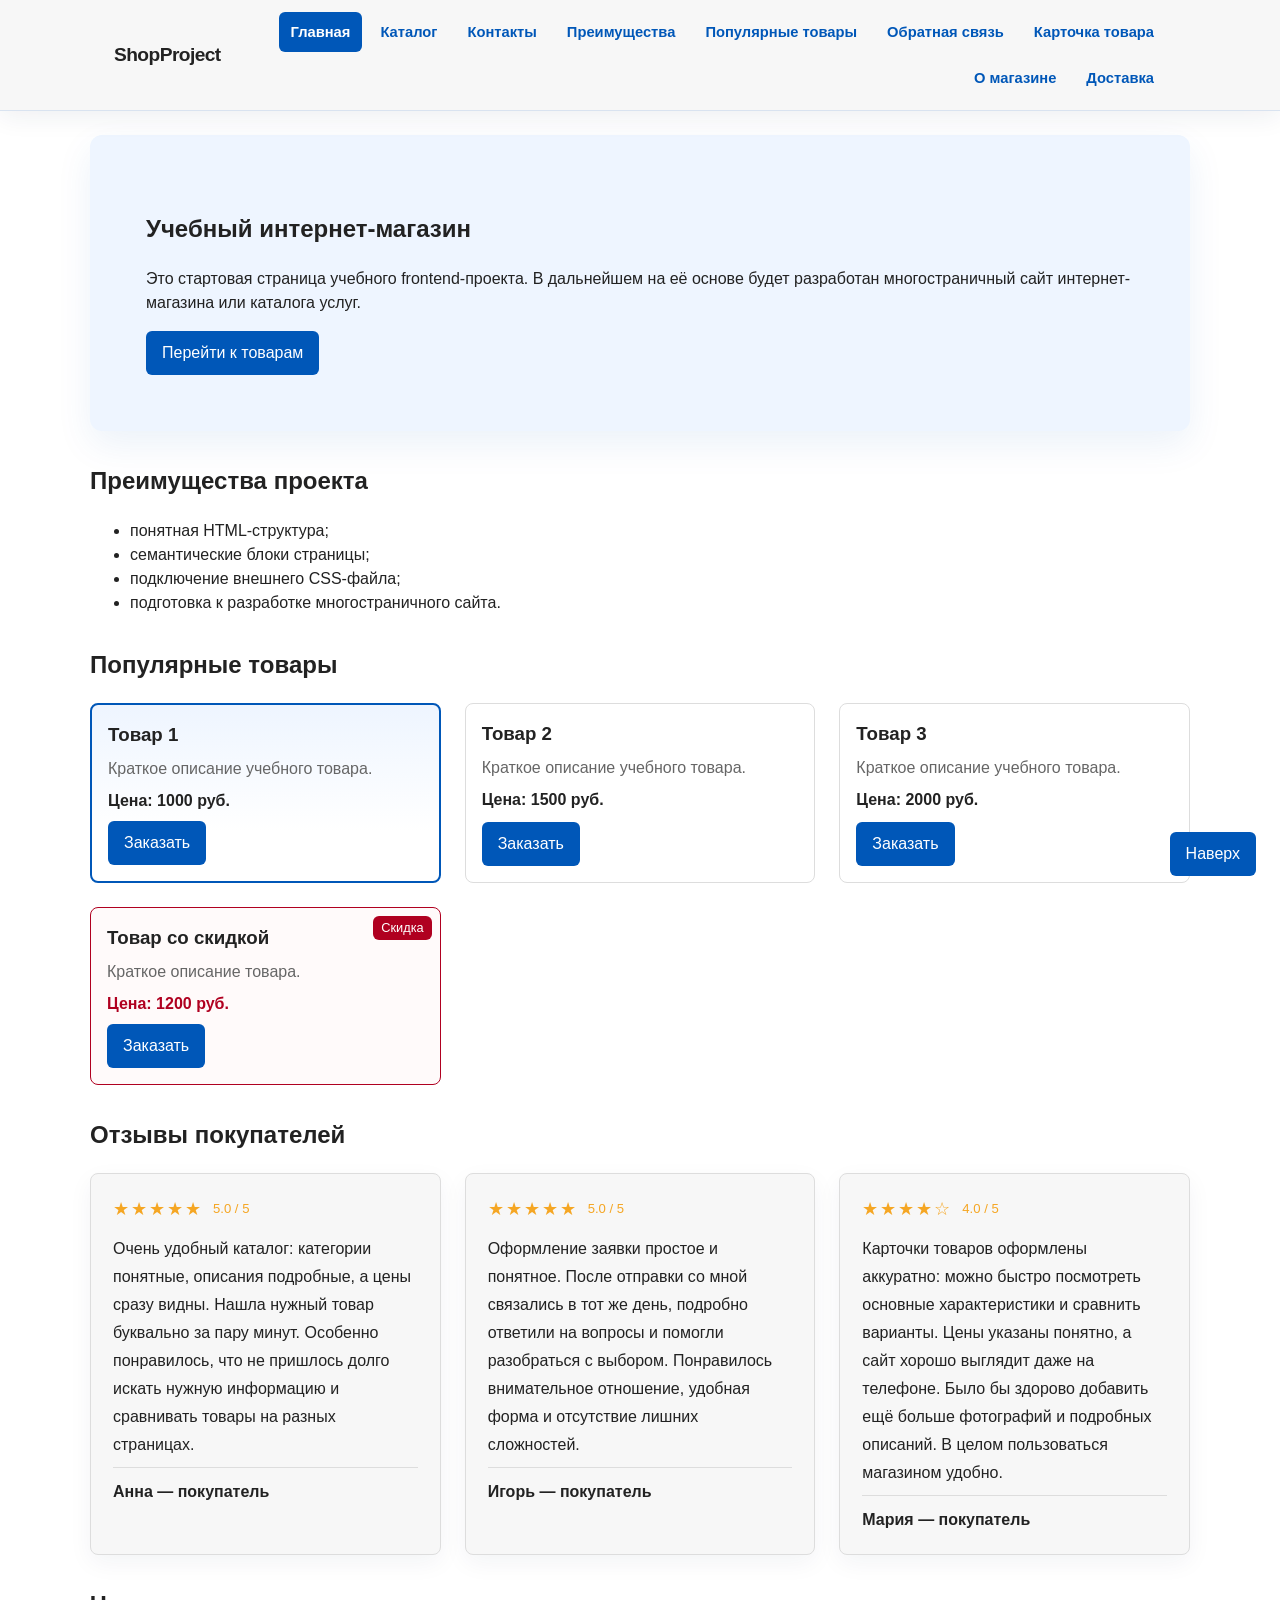
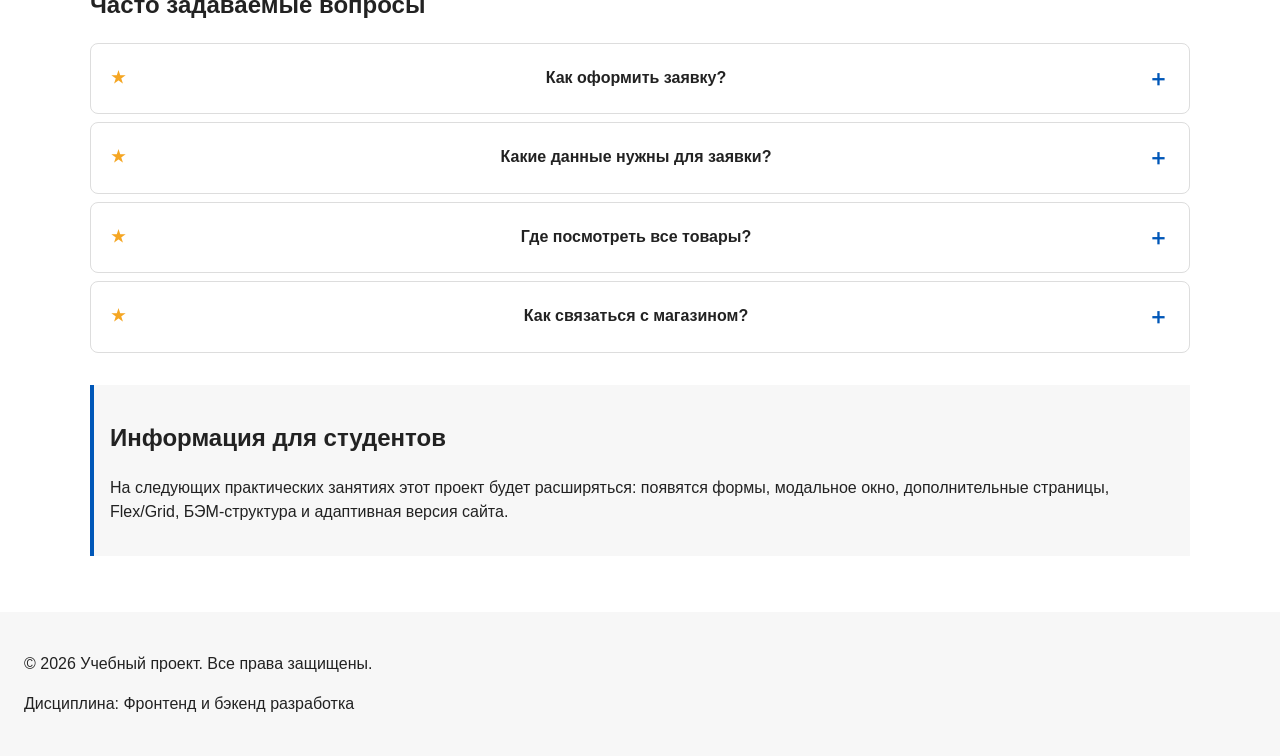
<file: index.html>
<!DOCTYPE html>
<html lang="ru">
<head>
  <meta charset="UTF-8">
  <meta name="viewport" content="width=device-width, initial-scale=1.0">
  <meta name="description" content="Учебный frontend-проект интернет-магазина.">
  <title>Учебный интернет-магазин</title>
  <meta property="og:type" content="website">
  <meta property="og:title" content="Учебный интернет-магазин">
  <meta property="og:description" content="Учебный frontend-проект интернет-магазина.">
  <meta property="og:image" content="https://username.github.io/kr1-html-css-shop/images/preview.jpg">
  <link rel="stylesheet" href="css/style.css">
  <script src="js/main.js" defer></script>
</head>
<body id="top">
  <header class="site-header">
    <div class="site-header__inner">
      <a class="site-header__logo" href="index.html">ShopProject</a>
      <nav class="site-nav" aria-label="Основная навигация">
        <ul class="site-nav__list">
        <li class="site-nav__item">
          <a class="site-nav__link site-nav__link--active" href="index.html">Главная</a>
        </li>
        <li class="site-nav__item">
          <a class="site-nav__link" href="catalog.html">Каталог</a>
        </li>
        <li class="site-nav__item">
          <a class="site-nav__link" href="contacts.html">Контакты</a>
        </li>
        <li class="site-nav__item">
          <a class="site-nav__link" href="index.html#advantages">Преимущества</a>
        </li>
        <li class="site-nav__item">
          <a class="site-nav__link" href="index.html#popular">Популярные товары</a>
        </li>
        <li class="site-nav__item">
          <a class="site-nav__link" href="index.html#contacts">Обратная связь</a>
        </li>
        <li class="site-nav__item">
          <a class="site-nav__link" href="product.html">Карточка товара</a>
        </li>
        <li class="site-nav__item">
          <a class="site-nav__link" href="about.html">О магазине</a>
        </li>
        <li class="site-nav__item">
          <a class="site-nav__link" href="delivery.html">Доставка</a>
        </li>
        </ul>
      </nav>
    </div>
  </header>

  <main>
    <section class="hero">
      <h1>Учебный интернет-магазин</h1>
      <p>
        Это стартовая страница учебного frontend-проекта.
        В дальнейшем на её основе будет разработан многостраничный сайт
        интернет-магазина или каталога услуг.
      </p>
      <a class="button button--primary" href="#popular">Перейти к товарам</a>
    </section>

    <section class="section" id="advantages">
      <h2>Преимущества проекта</h2>
      <ul class="advantages-list">
        <li>понятная HTML-структура;</li>
        <li>семантические блоки страницы;</li>
        <li>подключение внешнего CSS-файла;</li>
        <li>подготовка к разработке многостраничного сайта.</li>
      </ul>
    </section>

    <section class="section" id="popular">
      <h2>Популярные товары</h2>
      <div class="products-grid">
        <article class="product-card product-card--featured">
          <h3 class="product-card__title">Товар 1</h3>
          <p class="product-card__description">Краткое описание учебного товара.</p>
          <p class="product-card__price">Цена: 1000 руб.</p>
          <button class="button button--primary product-card__button" type="button" data-product="Товар 1">
            Заказать
          </button>
        </article>

        <article class="product-card">
          <h3 class="product-card__title">Товар 2</h3>
          <p class="product-card__description">Краткое описание учебного товара.</p>
          <p class="product-card__price">Цена: 1500 руб.</p>
          <button class="button button--primary product-card__button" type="button" data-product="Товар 2">
            Заказать
          </button>
        </article>

        <article class="product-card">
          <h3 class="product-card__title">Товар 3</h3>
          <p class="product-card__description">Краткое описание учебного товара.</p>
          <p class="product-card__price">Цена: 2000 руб.</p>
          <button class="button button--primary product-card__button" type="button" data-product="Товар 3">
            Заказать
          </button>
        </article>

        <article class="product-card product-card--discount">
          <span class="product-card__badge">Скидка</span>
          <h3 class="product-card__title">Товар со скидкой</h3>
          <p class="product-card__description">Краткое описание товара.</p>
          <p class="product-card__price">Цена: 1200 руб.</p>
          <button class="button button--primary product-card__button" type="button" data-product="Товар со скидкой">
            Заказать
          </button>
        </article>
      </div>
    </section>

    <section class="section" id="reviews">
      
<section class="section" id="reviews">
  <h2>Отзывы покупателей</h2>

  <div class="reviews">
    <article class="review-card">
      <p class="review-card__rating" aria-label="Оценка 5 из 5">
        <span aria-hidden="true">★★★★★</span>
        <span class="review-card__rating-label">5.0 / 5</span>
      </p>

      <blockquote class="review-card__text">
        Очень удобный каталог: категории понятные, описания подробные,
        а цены сразу видны. Нашла нужный товар буквально за пару минут.
        Особенно понравилось, что не пришлось долго искать нужную
        информацию и сравнивать товары на разных страницах.
      </blockquote>

      <p class="review-card__author">
        Анна <span>— покупатель</span>
      </p>
    </article>

    <article class="review-card">
      <p class="review-card__rating" aria-label="Оценка 5 из 5">
        <span aria-hidden="true">★★★★★</span>
        <span class="review-card__rating-label">5.0 / 5</span>
      </p>

      <blockquote class="review-card__text">
        Оформление заявки простое и понятное. После отправки со мной
        связались в тот же день, подробно ответили на вопросы и помогли
        разобраться с выбором. Понравилось внимательное отношение,
        удобная форма и отсутствие лишних сложностей.
      </blockquote>

      <p class="review-card__author">
        Игорь <span>— покупатель</span>
      </p>
    </article>

    <article class="review-card">
      <p class="review-card__rating" aria-label="Оценка 4 из 5">
        <span aria-hidden="true">★★★★☆</span>
        <span class="review-card__rating-label">4.0 / 5</span>
      </p>

      <blockquote class="review-card__text">
        Карточки товаров оформлены аккуратно: можно быстро посмотреть
        основные характеристики и сравнить варианты. Цены указаны
        понятно, а сайт хорошо выглядит даже на телефоне. Было бы
        здорово добавить ещё больше фотографий и подробных описаний.
        В целом пользоваться магазином удобно.
      </blockquote>

      <p class="review-card__author">
        Мария <span>— покупатель</span>
      </p>
    </article>
  </div>
</section>

    </section>

    <section class="section" id="faq">
      
<section class="section" id="faq">
  <h2>Часто задаваемые вопросы</h2>

  <details class="faq__item">
    <summary class="faq__question">
      Как оформить заявку?
    </summary>

    <p class="faq__answer">
      Выберите понравившийся товар и нажмите кнопку «Заказать»
      в его карточке. Откроется форма, в которой необходимо указать
      имя, электронную почту, телефон и тему обращения. При желании
      добавьте комментарий с удобным временем для звонка или
      дополнительными пожеланиями. Перед отправкой проверьте
      заполненные данные и подтвердите согласие на обработку данных.
    </p>

    <p class="faq__rating" aria-label="Оценка ответа: 5 из 5">
      <span aria-hidden="true">★★★★★</span>
    </p>
  </details>

  <details class="faq__item">
    <summary class="faq__question">
      Какие данные нужны для заявки?
    </summary>

    <p class="faq__answer">
      Для обратной связи понадобятся имя, действующий адрес электронной
      почты и номер телефона. Также нужно выбрать тему обращения:
      заказ товара, консультация или вопрос о доставке. Поле
      комментария необязательно, но в нём можно указать желаемые
      характеристики товара, уточнения по заказу и другие пожелания.
      Чем подробнее описан вопрос, тем проще подготовить ответ.
    </p>

    <p class="faq__rating" aria-label="Оценка ответа: 5 из 5">
      <span aria-hidden="true">★★★★★</span>
    </p>
  </details>

  <details class="faq__item">
    <summary class="faq__question">
      Где посмотреть все товары?
    </summary>

    <p class="faq__answer">
      Откройте раздел «Каталог» в верхнем меню сайта. Там размещены
      карточки товаров с описаниями и ценами. Выберите интересующий
      товар, чтобы ознакомиться с дополнительной информацией.
      На компьютере товары отображаются в несколько колонок,
      а на телефоне автоматически располагаются один под другим.
      Если возникнут вопросы, воспользуйтесь формой обратной связи.
    </p>

    <p class="faq__rating" aria-label="Оценка ответа: 5 из 5">
      <span aria-hidden="true">★★★★★</span>
    </p>
  </details>

  <details class="faq__item">
    <summary class="faq__question">
      Как связаться с магазином?
    </summary>

    <p class="faq__answer">
      Перейдите в раздел «Контакты» через верхнее меню. На странице
      указаны доступные контактные данные. Также можно воспользоваться
      формой заявки и подробно описать свой вопрос в поле
      «Комментарий». Укажите, какая информация вам нужна, какой товар
      вас интересует и как с вами удобнее связаться. Это поможет
      быстрее разобраться в обращении. Контакты в данном проекте
      являются демонстрационными.
    </p>

    <p class="faq__rating" aria-label="Оценка ответа: 5 из 5">
      <span aria-hidden="true">★★★★★</span>
    </p>
  </details>
</section>

    </section>

    <aside class="aside-info">
      <h2>Информация для студентов</h2>
      <p>
        На следующих практических занятиях этот проект будет расширяться:
        появятся формы, модальное окно, дополнительные страницы, Flex/Grid,
        БЭМ-структура и адаптивная версия сайта.
      </p>
    </aside>
  </main>

  <footer class="site-footer" id="contacts">
    <p>&copy; 2026 Учебный проект. Все права защищены.</p>
    <p>Дисциплина: Фронтенд и бэкенд разработка</p>
  </footer>

  <dialog class="order-dialog" id="order-dialog" aria-labelledby="order-dialog-title">
    <h2 class="order-dialog__title" id="order-dialog-title">Оформление заявки</h2>

    <form class="order-form" id="order-form" action="#" method="post" novalidate>
      <input id="selected-product" name="selected-product" type="hidden">

      <div class="order-form__field">
        <label class="order-form__label" for="order-name">Имя</label>
        <input
          class="order-form__input"
          id="order-name"
          name="name"
          type="text"
          placeholder="Введите ваше имя"
          minlength="2"
          autocomplete="given-name"
          required
        >
      </div>

      <div class="order-form__field">
        <label class="order-form__label" for="order-email">E-mail</label>
        <input
          class="order-form__input"
          id="order-email"
          name="email"
          type="email"
          placeholder="example@mail.ru"
          autocomplete="email"
          required
        >
      </div>

      <div class="order-form__field">
        <label class="order-form__label" for="order-phone">Телефон</label>
        <input
          class="order-form__input"
          id="order-phone"
          name="phone"
          type="tel"
          inputmode="tel"
          placeholder="+7 (900) 000-00-00"
          pattern="^\+7 \(\d{3}\) \d{3}-\d{2}-\d{2}$"
          required
        >
        <small class="order-form__hint">Формат: +7 (900) 000-00-00</small>
      </div>

      <div class="order-form__field">
        <label class="order-form__label" for="order-date">Дата связи</label>
        <input
          class="order-form__input"
          id="order-date"
          name="date"
          type="date"
        >
      </div>

      <div class="order-form__field">
        <label class="order-form__label" for="order-topic">Тема заявки</label>
        <select class="order-form__select" id="order-topic" name="topic" required>
          <option value="">Выберите тему</option>
          <option value="product">Заказ товара</option>
          <option value="consultation">Консультация</option>
          <option value="delivery">Доставка</option>
        </select>
      </div>

      <div class="order-form__field">
        <label class="order-form__label" for="order-comment">Комментарий</label>
        <textarea
          class="order-form__textarea"
          id="order-comment"
          name="comment"
          rows="4"
          placeholder="Укажите дополнительную информацию"
        ></textarea>
      </div>

      <div class="order-form__field order-form__field--checkbox">
        <label class="order-form__label">
          <input
            class="order-form__input"
            id="order-agreement"
            name="agreement"
            type="checkbox"
            required
          >
          Я согласен на обработку данных
        </label>
      </div>

      <div class="order-form__actions">
        <button class="button button--secondary" type="button" id="close-order-dialog">
          Закрыть
        </button>
        <button class="button button--primary" type="submit">
          Отправить заявку
        </button>
      </div>
    </form>
  </dialog>

  <p class="success-message" id="success-message" hidden>
    Форма успешно отправлена!
  </p>
  <a class="button button--primary to-top" href="#top">Наверх</a>
</body>
</html>
</file>
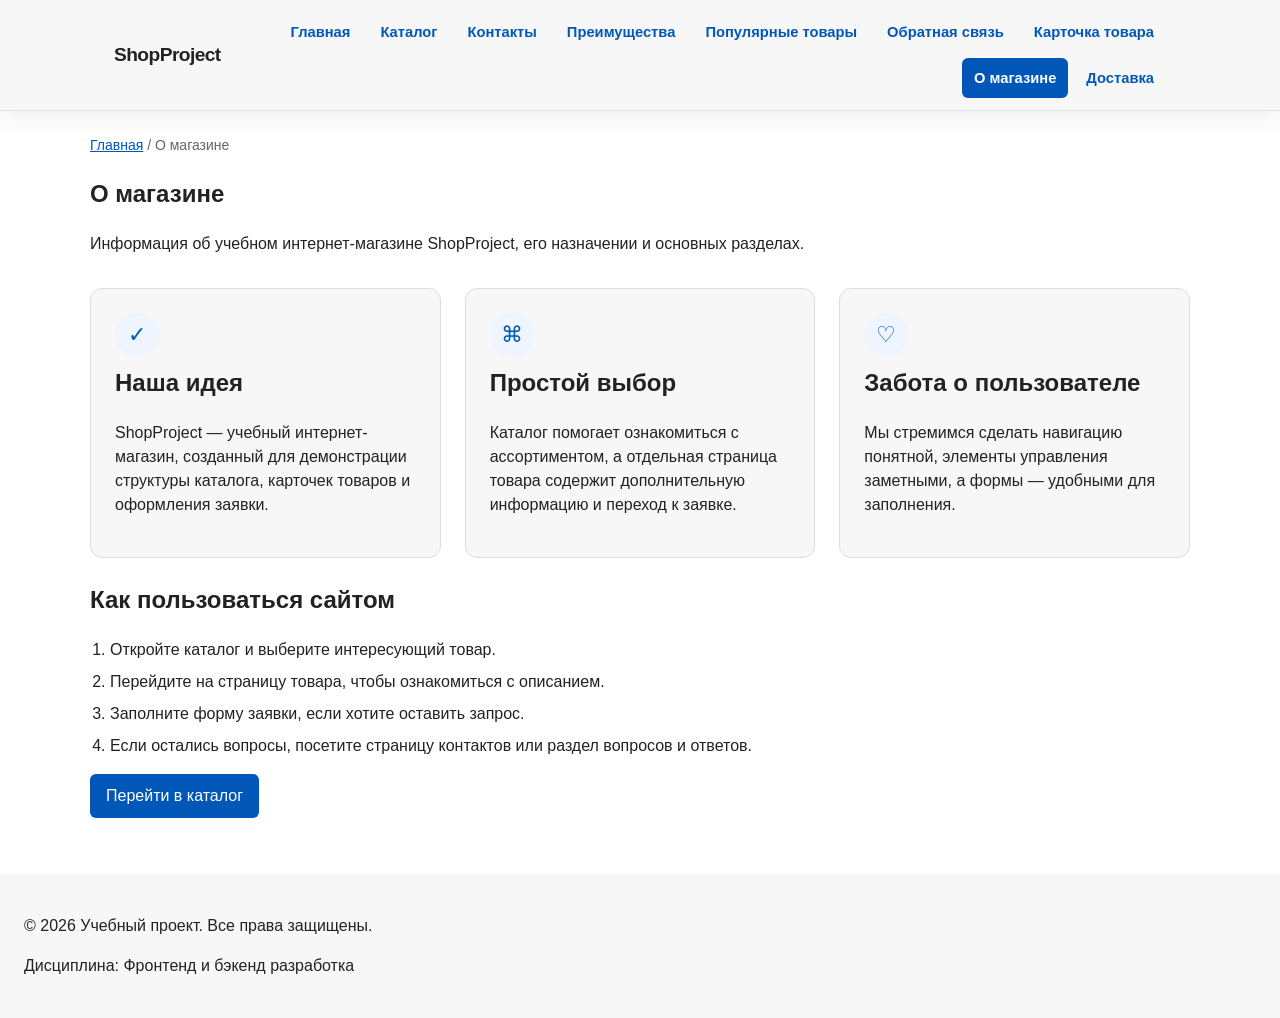
<file: about.html>
<!DOCTYPE html>
<html lang="ru">
<head>
  <meta charset="UTF-8">
  <meta name="viewport" content="width=device-width, initial-scale=1.0">
  <meta name="description" content="Информация об учебном интернет-магазине ShopProject, его назначении и основных разделах.">
  <title>О магазине — Учебный интернет-магазин</title>
  <link rel="stylesheet" href="css/style.css">
</head>
<body>
  <header class="site-header">
    <div class="site-header__inner">
      <a class="site-header__logo" href="index.html">ShopProject</a>
      <nav class="site-nav" aria-label="Основная навигация"><ul class="site-nav__list">
          <li class="site-nav__item"><a class="site-nav__link" href="index.html">Главная</a></li>
          <li class="site-nav__item"><a class="site-nav__link" href="catalog.html">Каталог</a></li>
          <li class="site-nav__item"><a class="site-nav__link" href="contacts.html">Контакты</a></li>
          <li class="site-nav__item"><a class="site-nav__link" href="index.html#advantages">Преимущества</a></li>
          <li class="site-nav__item"><a class="site-nav__link" href="index.html#popular">Популярные товары</a></li>
          <li class="site-nav__item"><a class="site-nav__link" href="index.html#contacts">Обратная связь</a></li>
          <li class="site-nav__item"><a class="site-nav__link" href="product.html">Карточка товара</a></li>
          <li class="site-nav__item"><a class="site-nav__link site-nav__link--active" href="about.html">О магазине</a></li>
          <li class="site-nav__item"><a class="site-nav__link" href="delivery.html">Доставка</a></li>
      </ul></nav>
    </div>
  </header>
  <main>
    <nav class="breadcrumbs" aria-label="Хлебные крошки"><a class="breadcrumbs__link" href="index.html">Главная</a><span class="breadcrumbs__current">О магазине</span></nav>
    <section class="section">
      <h1>О магазине</h1>
      <div class="page-intro"><p>Информация об учебном интернет-магазине ShopProject, его назначении и основных разделах.</p></div>
      <div class="info-grid">
  <article class="info-card"><span class="info-card__icon" aria-hidden="true">✓</span><h2>Наша идея</h2><p>ShopProject — учебный интернет-магазин, созданный для демонстрации структуры каталога, карточек товаров и оформления заявки.</p></article>
  <article class="info-card"><span class="info-card__icon" aria-hidden="true">⌘</span><h2>Простой выбор</h2><p>Каталог помогает ознакомиться с ассортиментом, а отдельная страница товара содержит дополнительную информацию и переход к заявке.</p></article>
  <article class="info-card"><span class="info-card__icon" aria-hidden="true">♡</span><h2>Забота о пользователе</h2><p>Мы стремимся сделать навигацию понятной, элементы управления заметными, а формы — удобными для заполнения.</p></article>
</div>
<h2>Как пользоваться сайтом</h2><ol class="info-list"><li>Откройте каталог и выберите интересующий товар.</li><li>Перейдите на страницу товара, чтобы ознакомиться с описанием.</li><li>Заполните форму заявки, если хотите оставить запрос.</li><li>Если остались вопросы, посетите страницу контактов или раздел вопросов и ответов.</li></ol>
<p><a class="button button--primary" href="catalog.html">Перейти в каталог</a></p>
    </section>
  </main>
  <footer class="site-footer"><p>&copy; 2026 Учебный проект. Все права защищены.</p><p>Дисциплина: Фронтенд и бэкенд разработка</p></footer>
</body>
</html>
</file>
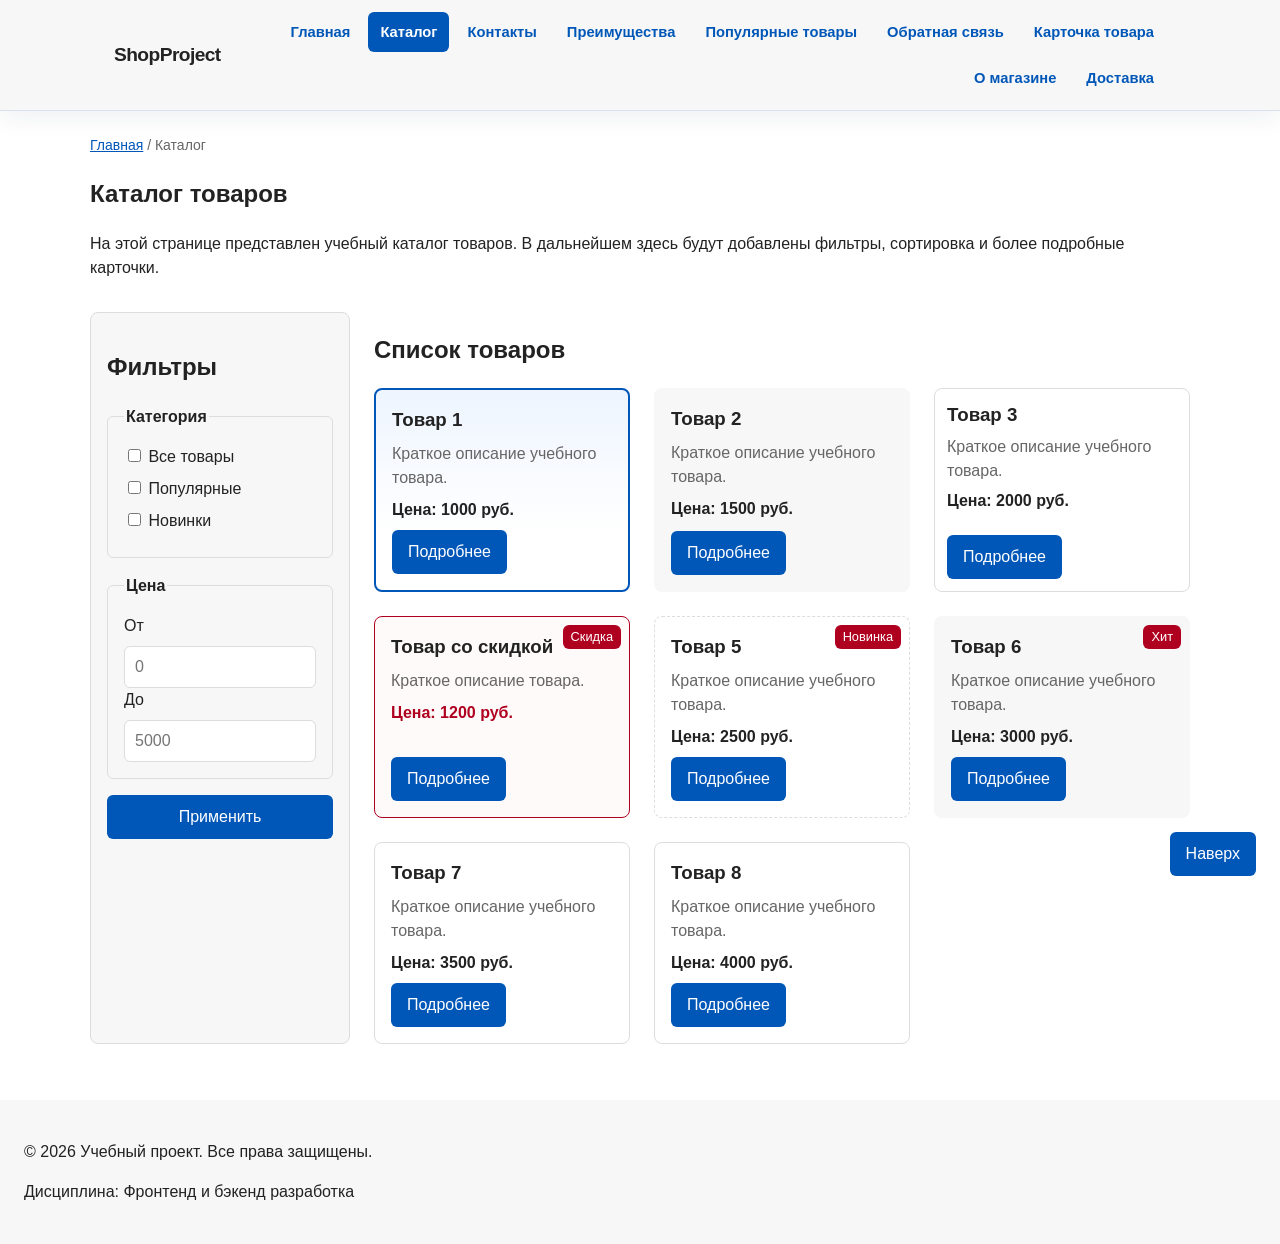
<file: catalog.html>
<!DOCTYPE html>
<html lang="ru">
<head>
  <meta charset="UTF-8">
  <meta name="viewport" content="width=device-width, initial-scale=1.0">
  <meta name="description" content="Каталог товаров учебного интернет-магазина.">
  <title>Каталог товаров — Учебный интернет-магазин</title>
  <meta property="og:type" content="website">
  <meta property="og:title" content="Каталог товаров — Учебный интернет-магазин">
  <meta property="og:description" content="Каталог товаров учебного интернет-магазина.">
  <meta property="og:image" content="https://username.github.io/kr1-html-css-shop/images/preview.jpg">
  <link rel="stylesheet" href="css/style.css">
</head>
<body>
  <header class="site-header">
    <div class="site-header__inner">
      <a class="site-header__logo" href="index.html">ShopProject</a>
      <nav class="site-nav" aria-label="Основная навигация">
        <ul class="site-nav__list">
        <li class="site-nav__item">
          <a class="site-nav__link" href="index.html">Главная</a>
        </li>
        <li class="site-nav__item">
          <a class="site-nav__link site-nav__link--active" href="catalog.html">Каталог</a>
        </li>
        <li class="site-nav__item">
          <a class="site-nav__link" href="contacts.html">Контакты</a>
        </li>
        <li class="site-nav__item">
          <a class="site-nav__link" href="index.html#advantages">Преимущества</a>
        </li>
        <li class="site-nav__item">
          <a class="site-nav__link" href="index.html#popular">Популярные товары</a>
        </li>
        <li class="site-nav__item">
          <a class="site-nav__link" href="index.html#contacts">Обратная связь</a>
        </li>
        <li class="site-nav__item">
          <a class="site-nav__link" href="product.html">Карточка товара</a>
        </li>
        <li class="site-nav__item">
          <a class="site-nav__link" href="about.html">О магазине</a>
        </li>
        <li class="site-nav__item">
          <a class="site-nav__link" href="delivery.html">Доставка</a>
        </li>
        </ul>
      </nav>
    </div>
  </header>

  <main>
    <nav class="breadcrumbs" aria-label="Хлебные крошки">
      <a class="breadcrumbs__link" href="index.html">Главная</a>
      <span class="breadcrumbs__current">Каталог</span>
    </nav>

    <section class="section">
      <h1>Каталог товаров</h1>
      <p>
        На этой странице представлен учебный каталог товаров.
        В дальнейшем здесь будут добавлены фильтры, сортировка и более
        подробные карточки.
      </p>
    </section>

    <section class="catalog-layout">
      <aside class="catalog-filters">
        <h2>Фильтры</h2>

        <form class="filters-form" action="#" method="get">
          <fieldset>
            <legend>Категория</legend>

            <label>
              <input type="checkbox" name="category" value="all">
              Все товары
            </label>

            <label>
              <input type="checkbox" name="category" value="popular">
              Популярные
            </label>

            <label>
              <input type="checkbox" name="category" value="new">
              Новинки
            </label>
          </fieldset>

          <fieldset>
            <legend>Цена</legend>

            <label for="price-from">От</label>
            <input id="price-from" name="price-from" type="number" min="0" placeholder="0">

            <label for="price-to">До</label>
            <input id="price-to" name="price-to" type="number" min="0" placeholder="5000">
          </fieldset>

          <button class="button button--primary" type="submit">Применить</button>
        </form>
      </aside>

      <section class="catalog-products">
        <h2>Список товаров</h2>

        <div class="products-grid">
          <article class="product-card product-card--featured">
            <h3 class="product-card__title">Товар 1</h3>
            <p class="product-card__description">Краткое описание учебного товара.</p>
            <p class="product-card__price">Цена: 1000 руб.</p>
            <a class="button button--primary product-card__button" href="product.html">
              Подробнее
            </a>
          </article>

          <article class="product-card product-card--soft">
            <h3 class="product-card__title">Товар 2</h3>
            <p class="product-card__description">Краткое описание учебного товара.</p>
            <p class="product-card__price">Цена: 1500 руб.</p>
            <a class="button button--primary product-card__button" href="product.html">
              Подробнее
            </a>
          </article>

          <article class="product-card product-card--compact">
            <h3 class="product-card__title">Товар 3</h3>
            <p class="product-card__description">Краткое описание учебного товара.</p>
            <p class="product-card__price">Цена: 2000 руб.</p>
            <a class="button button--primary product-card__button" href="product.html">
              Подробнее
            </a>
          </article>

          <article class="product-card product-card--discount">
            <span class="product-card__badge">Скидка</span>
            <h3 class="product-card__title">Товар со скидкой</h3>
            <p class="product-card__description">Краткое описание товара.</p>
            <p class="product-card__price">Цена: 1200 руб.</p>
            <a class="button button--primary product-card__button" href="product.html">
              Подробнее
            </a>
          </article>

          <article class="product-card product-card--outlined">
            <span class="product-card__badge">Новинка</span>
            <h3 class="product-card__title">Товар 5</h3>
            <p class="product-card__description">Краткое описание учебного товара.</p>
            <p class="product-card__price">Цена: 2500 руб.</p>
            <a class="button button--primary product-card__button" href="product.html">
              Подробнее
            </a>
          </article>

          <article class="product-card product-card--soft">
            <span class="product-card__badge">Хит</span>
            <h3 class="product-card__title">Товар 6</h3>
            <p class="product-card__description">Краткое описание учебного товара.</p>
            <p class="product-card__price">Цена: 3000 руб.</p>
            <a class="button button--primary product-card__button" href="product.html">
              Подробнее
            </a>
          </article>

          <article class="product-card">
            <h3 class="product-card__title">Товар 7</h3>
            <p class="product-card__description">Краткое описание учебного товара.</p>
            <p class="product-card__price">Цена: 3500 руб.</p>
            <a class="button button--primary product-card__button" href="product.html">
              Подробнее
            </a>
          </article>

          <article class="product-card">
            <h3 class="product-card__title">Товар 8</h3>
            <p class="product-card__description">Краткое описание учебного товара.</p>
            <p class="product-card__price">Цена: 4000 руб.</p>
            <a class="button button--primary product-card__button" href="product.html">
              Подробнее
            </a>
          </article>
        </div>
      </section>
    </section>
  </main>

  <footer class="site-footer">
    <p>&copy; 2026 Учебный проект. Все права защищены.</p>
    <p>Дисциплина: Фронтенд и бэкенд разработка</p>
  </footer>
  <a class="button button--primary to-top" href="#top">Наверх</a>
</body>
</html>
</file>
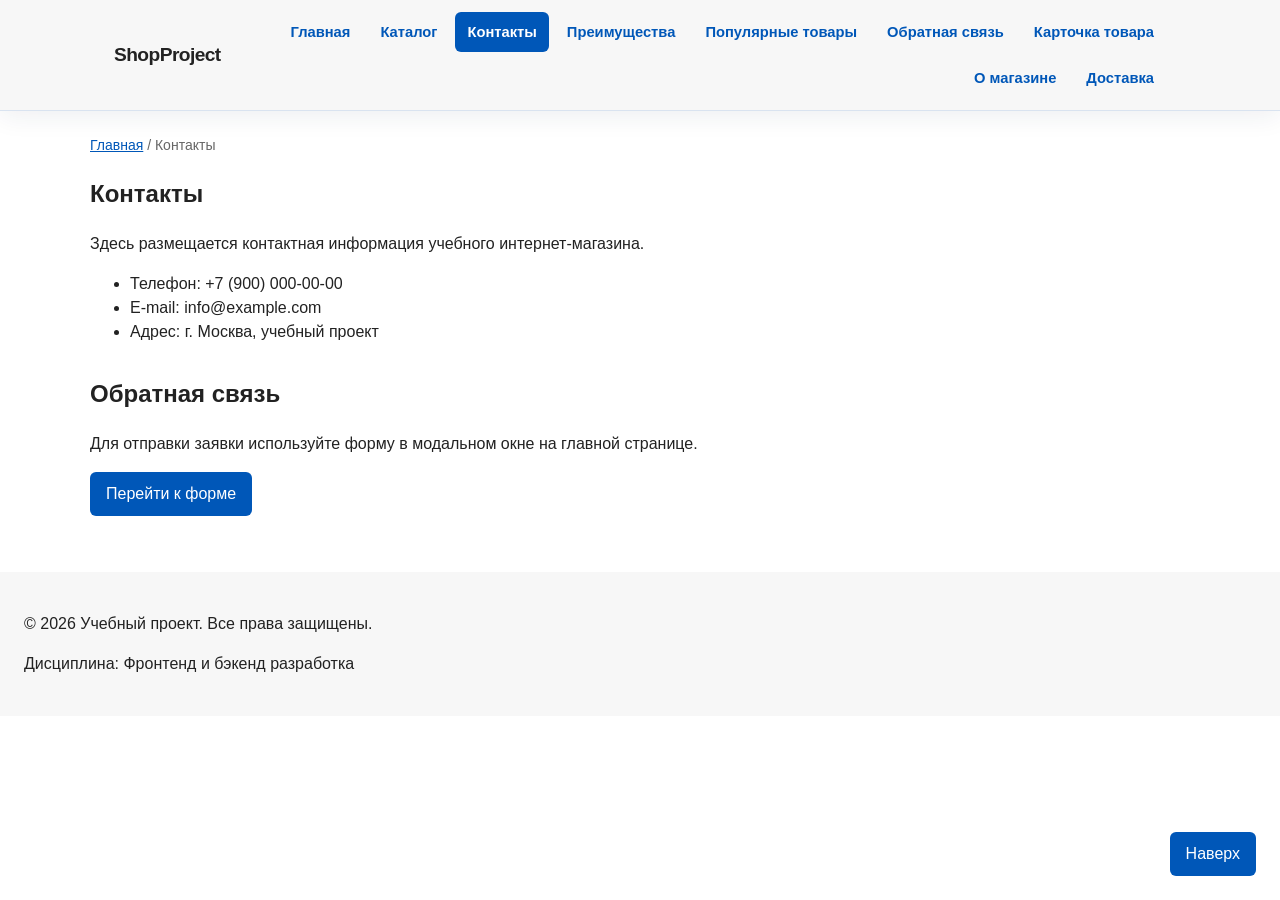
<file: contacts.html>
<!DOCTYPE html>
<html lang="ru">
<head>
  <meta charset="UTF-8">
  <meta name="viewport" content="width=device-width, initial-scale=1.0">
  <meta name="description" content="Контактная информация учебного интернет-магазина.">
  <title>Контакты — Учебный интернет-магазин</title>
  <meta property="og:type" content="website">
  <meta property="og:title" content="Контакты — Учебный интернет-магазин">
  <meta property="og:description" content="Контактная информация учебного интернет-магазина.">
  <meta property="og:image" content="https://username.github.io/kr1-html-css-shop/images/preview.jpg">
  <link rel="stylesheet" href="css/style.css">
</head>
<body>
  <header class="site-header">
    <div class="site-header__inner">
      <a class="site-header__logo" href="index.html">ShopProject</a>
      <nav class="site-nav" aria-label="Основная навигация">
        <ul class="site-nav__list">
        <li class="site-nav__item">
          <a class="site-nav__link" href="index.html">Главная</a>
        </li>
        <li class="site-nav__item">
          <a class="site-nav__link" href="catalog.html">Каталог</a>
        </li>
        <li class="site-nav__item">
          <a class="site-nav__link site-nav__link--active" href="contacts.html">Контакты</a>
        </li>
        <li class="site-nav__item">
          <a class="site-nav__link" href="index.html#advantages">Преимущества</a>
        </li>
        <li class="site-nav__item">
          <a class="site-nav__link" href="index.html#popular">Популярные товары</a>
        </li>
        <li class="site-nav__item">
          <a class="site-nav__link" href="index.html#contacts">Обратная связь</a>
        </li>
        <li class="site-nav__item">
          <a class="site-nav__link" href="product.html">Карточка товара</a>
        </li>
        <li class="site-nav__item">
          <a class="site-nav__link" href="about.html">О магазине</a>
        </li>
        <li class="site-nav__item">
          <a class="site-nav__link" href="delivery.html">Доставка</a>
        </li>
        </ul>
      </nav>
    </div>
  </header>

  <main>
    <nav class="breadcrumbs" aria-label="Хлебные крошки">
      <a class="breadcrumbs__link" href="index.html">Главная</a>
      <span class="breadcrumbs__current">Контакты</span>
    </nav>

    <section class="section">
      <h1>Контакты</h1>
      <p>
        Здесь размещается контактная информация учебного интернет-магазина.
      </p>
      <ul>
        <li>Телефон: +7 (900) 000-00-00</li>
        <li>E-mail: info@example.com</li>
        <li>Адрес: г. Москва, учебный проект</li>
      </ul>
    </section>

    <section class="section" id="feedback">
      <h2>Обратная связь</h2>
      <p>
        Для отправки заявки используйте форму в модальном окне на главной странице.
      </p>
      <a class="button button--primary" href="index.html#contacts">Перейти к форме</a>
    </section>
  </main>

  <footer class="site-footer">
    <p>&copy; 2026 Учебный проект. Все права защищены.</p>
    <p>Дисциплина: Фронтенд и бэкенд разработка</p>
  </footer>
  <a class="button button--primary to-top" href="#top">Наверх</a>
</body>
</html>
</file>
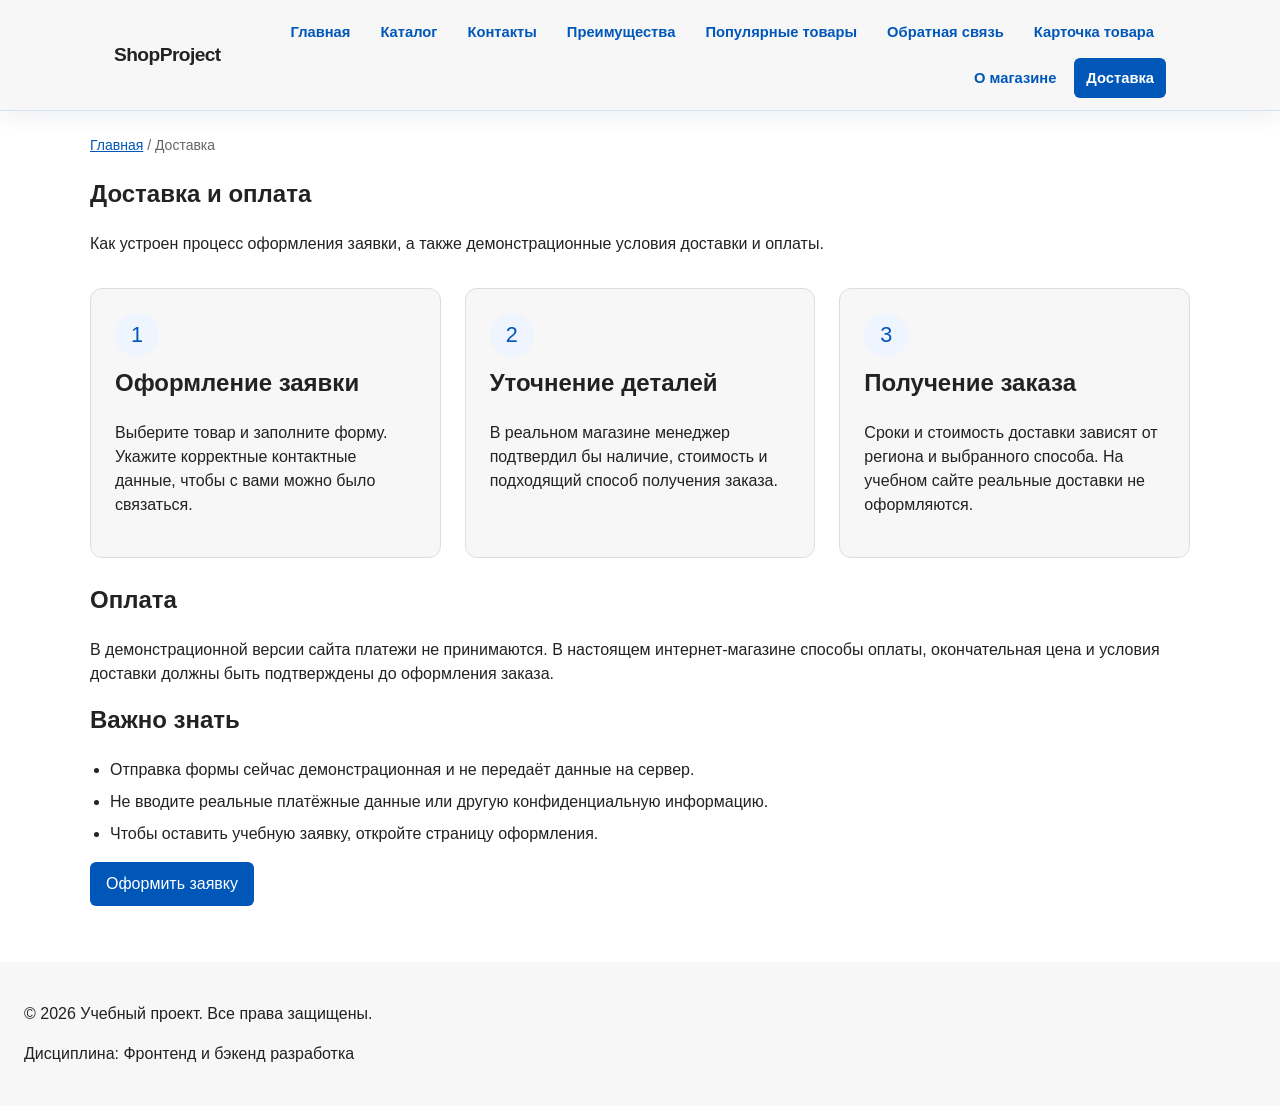
<file: delivery.html>
<!DOCTYPE html>
<html lang="ru">
<head>
  <meta charset="UTF-8">
  <meta name="viewport" content="width=device-width, initial-scale=1.0">
  <meta name="description" content="Как устроен процесс оформления заявки, а также демонстрационные условия доставки и оплаты.">
  <title>Доставка и оплата — Учебный интернет-магазин</title>
  <link rel="stylesheet" href="css/style.css">
</head>
<body>
  <header class="site-header">
    <div class="site-header__inner">
      <a class="site-header__logo" href="index.html">ShopProject</a>
      <nav class="site-nav" aria-label="Основная навигация"><ul class="site-nav__list">
          <li class="site-nav__item"><a class="site-nav__link" href="index.html">Главная</a></li>
          <li class="site-nav__item"><a class="site-nav__link" href="catalog.html">Каталог</a></li>
          <li class="site-nav__item"><a class="site-nav__link" href="contacts.html">Контакты</a></li>
          <li class="site-nav__item"><a class="site-nav__link" href="index.html#advantages">Преимущества</a></li>
          <li class="site-nav__item"><a class="site-nav__link" href="index.html#popular">Популярные товары</a></li>
          <li class="site-nav__item"><a class="site-nav__link" href="index.html#contacts">Обратная связь</a></li>
          <li class="site-nav__item"><a class="site-nav__link" href="product.html">Карточка товара</a></li>
          <li class="site-nav__item"><a class="site-nav__link" href="about.html">О магазине</a></li>
          <li class="site-nav__item"><a class="site-nav__link site-nav__link--active" href="delivery.html">Доставка</a></li>
      </ul></nav>
    </div>
  </header>
  <main>
    <nav class="breadcrumbs" aria-label="Хлебные крошки"><a class="breadcrumbs__link" href="index.html">Главная</a><span class="breadcrumbs__current">Доставка</span></nav>
    <section class="section">
      <h1>Доставка и оплата</h1>
      <div class="page-intro"><p>Как устроен процесс оформления заявки, а также демонстрационные условия доставки и оплаты.</p></div>
      <div class="info-grid">
  <article class="info-card"><span class="info-card__icon" aria-hidden="true">1</span><h2>Оформление заявки</h2><p>Выберите товар и заполните форму. Укажите корректные контактные данные, чтобы с вами можно было связаться.</p></article>
  <article class="info-card"><span class="info-card__icon" aria-hidden="true">2</span><h2>Уточнение деталей</h2><p>В реальном магазине менеджер подтвердил бы наличие, стоимость и подходящий способ получения заказа.</p></article>
  <article class="info-card"><span class="info-card__icon" aria-hidden="true">3</span><h2>Получение заказа</h2><p>Сроки и стоимость доставки зависят от региона и выбранного способа. На учебном сайте реальные доставки не оформляются.</p></article>
</div>
<h2>Оплата</h2><p>В демонстрационной версии сайта платежи не принимаются. В настоящем интернет-магазине способы оплаты, окончательная цена и условия доставки должны быть подтверждены до оформления заказа.</p>
<h2>Важно знать</h2><ul class="info-list"><li>Отправка формы сейчас демонстрационная и не передаёт данные на сервер.</li><li>Не вводите реальные платёжные данные или другую конфиденциальную информацию.</li><li>Чтобы оставить учебную заявку, откройте страницу оформления.</li></ul>
<p><a class="button button--primary" href="order.html">Оформить заявку</a></p>
    </section>
  </main>
  <footer class="site-footer"><p>&copy; 2026 Учебный проект. Все права защищены.</p><p>Дисциплина: Фронтенд и бэкенд разработка</p></footer>
</body>
</html>
</file>
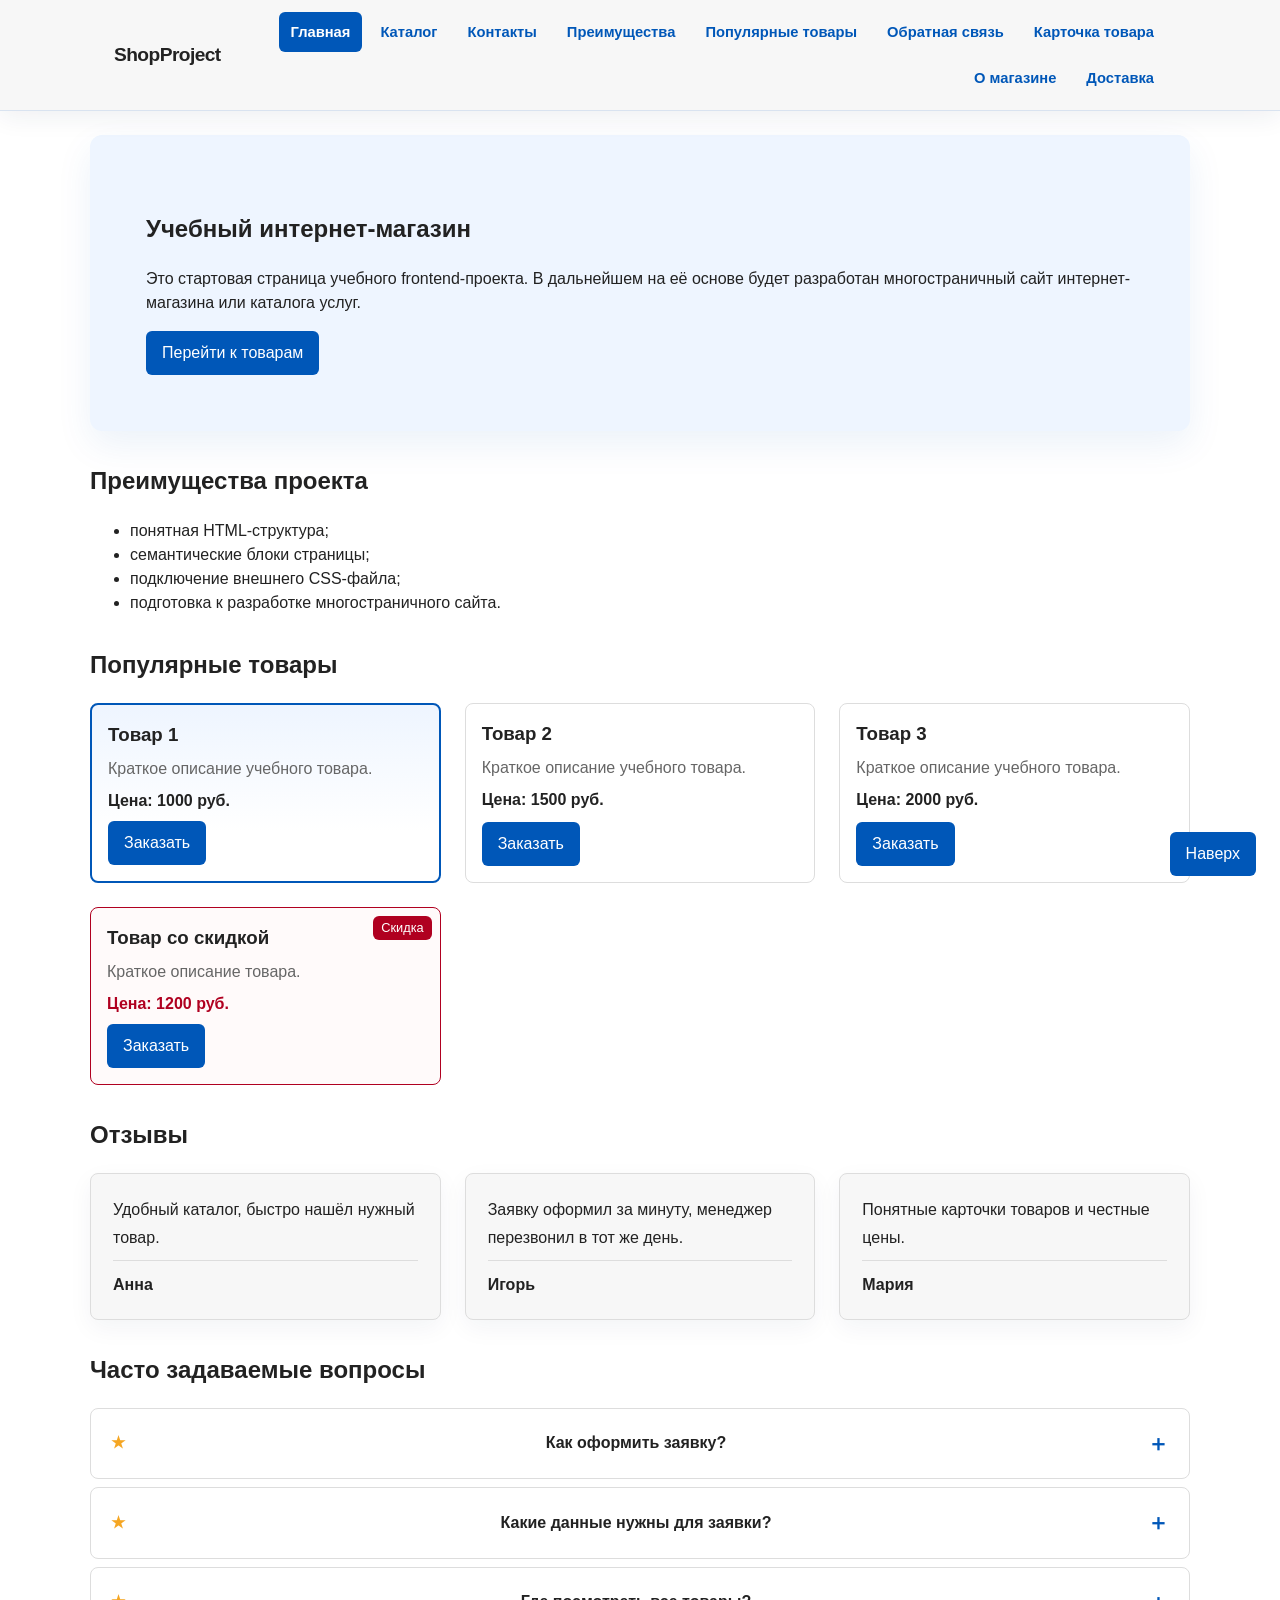
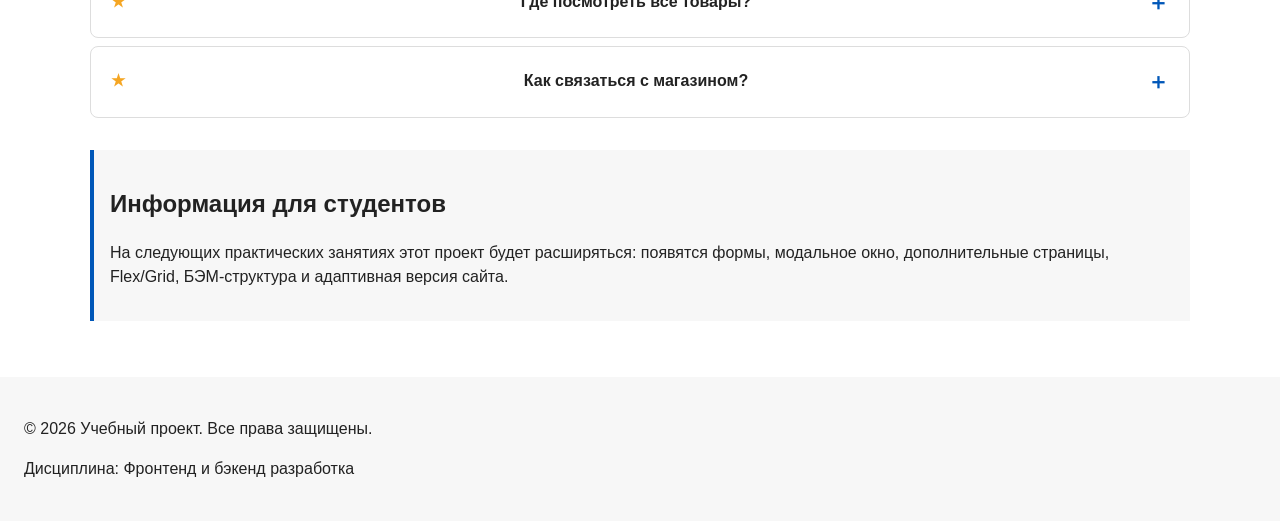
<file: order.html>
<!DOCTYPE html>
<html lang="ru">
<head>
  <meta charset="UTF-8">
  <meta name="viewport" content="width=device-width, initial-scale=1.0">
  <meta name="description" content="Учебный frontend-проект интернет-магазина.">
  <title>Учебный интернет-магазин</title>
  <meta property="og:type" content="website">
  <meta property="og:title" content="Учебный интернет-магазин">
  <meta property="og:description" content="Учебный frontend-проект интернет-магазина.">
  <meta property="og:image" content="https://username.github.io/kr1-html-css-shop/images/preview.jpg">
  <link rel="stylesheet" href="css/style.css">
  <script src="js/main.js" defer></script>
</head>
<body>
  <header class="site-header">
    <div class="site-header__inner">
      <a class="site-header__logo" href="index.html">ShopProject</a>
      <nav class="site-nav" aria-label="Основная навигация">
        <ul class="site-nav__list">
        <li class="site-nav__item">
          <a class="site-nav__link site-nav__link--active" href="index.html">Главная</a>
        </li>
        <li class="site-nav__item">
          <a class="site-nav__link" href="catalog.html">Каталог</a>
        </li>
        <li class="site-nav__item">
          <a class="site-nav__link" href="contacts.html">Контакты</a>
        </li>
        <li class="site-nav__item">
          <a class="site-nav__link" href="index.html#advantages">Преимущества</a>
        </li>
        <li class="site-nav__item">
          <a class="site-nav__link" href="index.html#popular">Популярные товары</a>
        </li>
        <li class="site-nav__item">
          <a class="site-nav__link" href="index.html#contacts">Обратная связь</a>
        </li>
        <li class="site-nav__item">
          <a class="site-nav__link" href="product.html">Карточка товара</a>
        </li>
        <li class="site-nav__item">
          <a class="site-nav__link" href="about.html">О магазине</a>
        </li>
        <li class="site-nav__item">
          <a class="site-nav__link" href="delivery.html">Доставка</a>
        </li>
        </ul>
      </nav>
    </div>
  </header>

  <main>
    <section class="hero">
      <h1>Учебный интернет-магазин</h1>
      <p>
        Это стартовая страница учебного frontend-проекта.
        В дальнейшем на её основе будет разработан многостраничный сайт
        интернет-магазина или каталога услуг.
      </p>
      <a class="button button--primary" href="#popular">Перейти к товарам</a>
    </section>

    <section class="section" id="advantages">
      <h2>Преимущества проекта</h2>
      <ul class="advantages-list">
        <li>понятная HTML-структура;</li>
        <li>семантические блоки страницы;</li>
        <li>подключение внешнего CSS-файла;</li>
        <li>подготовка к разработке многостраничного сайта.</li>
      </ul>
    </section>

    <section class="section" id="popular">
      <h2>Популярные товары</h2>
      <div class="products-grid">
        <article class="product-card product-card--featured">
          <h3 class="product-card__title">Товар 1</h3>
          <p class="product-card__description">Краткое описание учебного товара.</p>
          <p class="product-card__price">Цена: 1000 руб.</p>
          <button class="button button--primary product-card__button" type="button" data-product="Товар 1">
            Заказать
          </button>
        </article>

        <article class="product-card">
          <h3 class="product-card__title">Товар 2</h3>
          <p class="product-card__description">Краткое описание учебного товара.</p>
          <p class="product-card__price">Цена: 1500 руб.</p>
          <button class="button button--primary product-card__button" type="button" data-product="Товар 2">
            Заказать
          </button>
        </article>

        <article class="product-card">
          <h3 class="product-card__title">Товар 3</h3>
          <p class="product-card__description">Краткое описание учебного товара.</p>
          <p class="product-card__price">Цена: 2000 руб.</p>
          <button class="button button--primary product-card__button" type="button" data-product="Товар 3">
            Заказать
          </button>
        </article>

        <article class="product-card product-card--discount">
          <span class="product-card__badge">Скидка</span>
          <h3 class="product-card__title">Товар со скидкой</h3>
          <p class="product-card__description">Краткое описание товара.</p>
          <p class="product-card__price">Цена: 1200 руб.</p>
          <button class="button button--primary product-card__button" type="button" data-product="Товар со скидкой">
            Заказать
          </button>
        </article>
      </div>
    </section>

    <section class="section" id="reviews">
      <h2>Отзывы</h2>
      <div class="reviews">
        <article class="review-card">
          <blockquote class="review-card__text">Удобный каталог, быстро нашёл нужный товар.</blockquote>
          <p class="review-card__author">Анна</p>
        </article>
        <article class="review-card">
          <blockquote class="review-card__text">Заявку оформил за минуту, менеджер перезвонил в тот же день.</blockquote>
          <p class="review-card__author">Игорь</p>
        </article>
        <article class="review-card">
          <blockquote class="review-card__text">Понятные карточки товаров и честные цены.</blockquote>
          <p class="review-card__author">Мария</p>
        </article>
      </div>
    </section>

    <section class="section" id="faq">
      <h2>Часто задаваемые вопросы</h2>
      <details class="faq__item">
        <summary class="faq__question">Как оформить заявку?</summary>
        <p class="faq__answer">Нажмите «Заказать» в карточке товара и заполните форму.</p>
      </details>
      <details class="faq__item">
        <summary class="faq__question">Какие данные нужны для заявки?</summary>
        <p class="faq__answer">Имя, e-mail, телефон, тема заявки и согласие на обработку данных.</p>
      </details>
      <details class="faq__item">
        <summary class="faq__question">Где посмотреть все товары?</summary>
        <p class="faq__answer">Все товары собраны на странице «Каталог».</p>
      </details>
      <details class="faq__item">
        <summary class="faq__question">Как связаться с магазином?</summary>
        <p class="faq__answer">Контакты указаны на странице «Контакты».</p>
      </details>
    </section>

    <aside class="aside-info">
      <h2>Информация для студентов</h2>
      <p>
        На следующих практических занятиях этот проект будет расширяться:
        появятся формы, модальное окно, дополнительные страницы, Flex/Grid,
        БЭМ-структура и адаптивная версия сайта.
      </p>
    </aside>
  </main>

  <footer class="site-footer" id="contacts">
    <p>&copy; 2026 Учебный проект. Все права защищены.</p>
    <p>Дисциплина: Фронтенд и бэкенд разработка</p>
  </footer>

  <dialog class="order-dialog" id="order-dialog" aria-labelledby="order-dialog-title">
    <h2 class="order-dialog__title" id="order-dialog-title">Оформление заявки</h2>

    <form class="order-form" id="order-form" action="#" method="post" novalidate>
      <input id="selected-product" name="selected-product" type="hidden">

      <div class="order-form__field">
        <label class="order-form__label" for="order-name">Имя</label>
        <input
          class="order-form__input"
          id="order-name"
          name="name"
          type="text"
          placeholder="Введите ваше имя"
          minlength="2"
          autocomplete="given-name"
          required
        >
      </div>

      <div class="order-form__field">
        <label class="order-form__label" for="order-email">E-mail</label>
        <input
          class="order-form__input"
          id="order-email"
          name="email"
          type="email"
          placeholder="example@mail.ru"
          autocomplete="email"
          required
        >
      </div>

      <div class="order-form__field">
        <label class="order-form__label" for="order-phone">Телефон</label>
        <input
          class="order-form__input"
          id="order-phone"
          name="phone"
          type="tel"
          inputmode="tel"
          placeholder="+7 (900) 000-00-00"
          pattern="^\+7 \(\d{3}\) \d{3}-\d{2}-\d{2}$"
          required
        >
        <small class="order-form__hint">Формат: +7 (900) 000-00-00</small>
      </div>

      <div class="order-form__field">
        <label class="order-form__label" for="order-date">Дата связи</label>
        <input
          class="order-form__input"
          id="order-date"
          name="date"
          type="date"
        >
      </div>

      <div class="order-form__field">
        <label class="order-form__label" for="order-topic">Тема заявки</label>
        <select class="order-form__select" id="order-topic" name="topic" required>
          <option value="">Выберите тему</option>
          <option value="product">Заказ товара</option>
          <option value="consultation">Консультация</option>
          <option value="delivery">Доставка</option>
        </select>
      </div>

      <div class="order-form__field">
        <label class="order-form__label" for="order-comment">Комментарий</label>
        <textarea
          class="order-form__textarea"
          id="order-comment"
          name="comment"
          rows="4"
          placeholder="Укажите дополнительную информацию"
        ></textarea>
      </div>

      <div class="order-form__field order-form__field--checkbox">
        <label class="order-form__label">
          <input
            class="order-form__input"
            id="order-agreement"
            name="agreement"
            type="checkbox"
            required
          >
          Я согласен на обработку данных
        </label>
      </div>

      <div class="order-form__actions">
        <button class="button button--secondary" type="button" id="close-order-dialog">
          Закрыть
        </button>
        <button class="button button--primary" type="submit">
          Отправить заявку
        </button>
      </div>
    </form>
  </dialog>

  <p class="success-message" id="success-message" role="status" aria-live="polite" tabindex="-1" hidden>
    Форма успешно отправлена!
  </p>
  <a class="button button--primary to-top" href="#top">Наверх</a>
</body>
</html>
</file>
<file: css/style.css>
/* ===============================
   1. Переменные проекта
   =============================== */

:root {
  /* Основные цвета проекта */
  --color-bg: #ffffff;
  --color-text: #222222;
  --color-muted: #666666;
  --color-primary: #0057b8;
  --color-primary-dark: #003f86;
  --color-border: #dddddd;
  --color-surface: #f7f7f7;
  --color-surface-accent: #eef5ff;
  --color-danger: #b00020;
  --color-success: #168a2f;
  --color-success-bg: #eefaf0;
  --color-white: #ffffff;

  /* Отступы */
  --space-xs: 4px;
  --space-sm: 8px;
  --space-md: 16px;
  --space-lg: 24px;
  --space-xl: 32px;

  /* Скругления */
  --radius-sm: 6px;
  --radius-md: 8px;
  --radius-lg: 12px;

  /* Размеры */
  --container-width: 1100px;
}

/* ===============================
   2. Базовые стили
   =============================== */

/*
  Универсальное правило для всех элементов.
  border-box делает расчёт размеров более понятным:
  width включает content, padding и border.
*/
* {
  box-sizing: border-box;
}

/*
  Плавная прокрутка к якорям.
*/
html {
  scroll-behavior: smooth;
}

/*
  Убираем стандартный внешний отступ браузера у body.
  Без этого вокруг страницы может появиться белая рамка.
*/
body {
  margin: 0;
  font-family: Arial, sans-serif;
  line-height: 1.5;
  color: var(--color-text);
  background-color: var(--color-bg);
}

/*
  Задаём внутренние отступы для основных областей страницы.
  Это делает содержимое визуально отделённым от краёв окна браузера.
*/
main,
footer {
  padding: var(--space-lg);
}

/* ===============================
   3. Общие элементы интерфейса
   =============================== */

a {
  color: var(--color-primary);
}

a:hover {
  color: var(--color-primary-dark);
}

a:focus-visible {
  outline: 2px solid var(--color-primary);
  outline-offset: 3px;
}

/*
  Подсветка цели якоря.
*/
:target {
  outline: 2px dashed var(--color-primary);
  outline-offset: 4px;
}

.button {
  display: inline-block;
  padding: var(--space-sm) var(--space-md);
  border: none;
  border-radius: var(--radius-sm);
  font: inherit;
  text-decoration: none;
  cursor: pointer;
}

.button--primary {
  color: var(--color-white);
  background-color: var(--color-primary);
}

.button--primary:hover {
  background-color: var(--color-primary-dark);
}

.button--secondary {
  color: var(--color-primary);
  background-color: transparent;
  border: 1px solid var(--color-primary);
}

.button--secondary:hover {
  color: var(--color-white);
  background-color: var(--color-primary);
}

.button:focus-visible {
  outline: 2px solid var(--color-primary);
  outline-offset: 3px;
}

.button:disabled,
.button--disabled {
  opacity: 0.6;
  cursor: not-allowed;
}

/* ===============================
   4. Компоненты страницы
   =============================== */

/* Шапка сайта и навигация */

.site-header {
  background-color: var(--color-surface);
}

.site-header__inner {
  max-width: var(--container-width);
  margin: 0 auto;
  padding: var(--space-lg);
}

.site-header__logo {
  font-weight: 700;
  color: var(--color-text);
  text-decoration: none;
}

.site-nav__list {
  display: flex;
  flex-wrap: wrap;
  justify-content: center;
  align-items: center;
  gap: var(--space-md);
  padding: 0;
  margin: var(--space-md) 0 0;
  list-style: none;
}

.site-nav__link {
  display: inline-block;
  padding: var(--space-sm) var(--space-md);
  color: var(--color-primary);
  text-decoration: none;
  border-radius: var(--radius-sm);
}

.site-nav__link:hover {
  color: var(--color-white);
  background-color: var(--color-primary);
}

.site-nav__link:focus-visible {
  outline: 2px solid var(--color-primary);
  outline-offset: 3px;
}

.site-nav__link--active {
  color: var(--color-white);
  background-color: var(--color-primary);
}

/* Подвал сайта */

.site-footer {
  background-color: var(--color-surface);
}

/* Хлебные крошки */

.breadcrumbs {
  max-width: var(--container-width);
  margin: 0 auto var(--space-md);
  font-size: 14px;
  color: var(--color-muted);
}

.breadcrumbs__link {
  color: var(--color-primary);
}

.breadcrumbs__current::before {
  content: " / ";
  color: var(--color-muted);
}

/* Hero-блок и секции */

.hero {
  max-width: var(--container-width);
  margin: 0 auto var(--space-xl);
  padding: var(--space-xl) var(--space-lg);
  background-color: var(--color-surface-accent);
  border-radius: var(--radius-lg);
}

.section {
  max-width: var(--container-width);
  margin: 0 auto var(--space-xl);
}

.section h2 {
  margin-top: 0;
}

/* Сетка товаров */

.products-grid {
  display: grid;
  grid-template-columns: repeat(3, 1fr);
  gap: var(--space-lg);
}

/* Карточка товара */

.product-card {
  display: flex;
  flex-direction: column;
  gap: var(--space-sm);
  padding: var(--space-md);
  border: 1px solid var(--color-border);
  border-radius: var(--radius-md);
  background-color: var(--color-bg);
}

.product-card:hover {
  border-color: var(--color-primary);
}

.product-card--featured {
  border-color: var(--color-primary);
}

.product-card--discount {
  border-color: var(--color-danger);
}

.product-card__title {
  margin: 0;
  color: var(--color-text);
}

.product-card__description {
  margin: 0;
  color: var(--color-muted);
}

.product-card__price {
  margin: 0;
  font-weight: 700;
}

.product-card--discount .product-card__price {
  color: var(--color-danger);
}

.product-card__button {
  margin-top: auto;
  align-self: flex-start;
}

/* Позиционирование: бейдж в карточке товара */

.product-card {
  position: relative;
}

.product-card__badge {
  position: absolute;
  top: var(--space-sm);
  right: var(--space-sm);
  padding: 4px 8px;
  color: var(--color-white);
  background-color: var(--color-danger);
  border-radius: var(--radius-sm);
}

/* Страница каталога: фильтры + товары */

.catalog-layout {
  max-width: var(--container-width);
  margin: 0 auto var(--space-xl);
  display: grid;
  grid-template-columns: 260px 1fr;
  grid-template-areas: "filters products";
  gap: var(--space-lg);
}

.catalog-filters {
  grid-area: filters;
  padding: var(--space-md);
  border: 1px solid var(--color-border);
  border-radius: var(--radius-md);
  background-color: var(--color-surface);
}

.catalog-products {
  grid-area: products;
}

.filters-form {
  display: grid;
  gap: var(--space-md);
}

.filters-form fieldset {
  margin: 0;
  padding: var(--space-md);
  border: 1px solid var(--color-border);
  border-radius: var(--radius-sm);
}

.filters-form legend {
  font-weight: 700;
}

.filters-form label {
  display: block;
  margin-bottom: var(--space-sm);
}

.filters-form input[type="number"] {
  width: 100%;
  padding: 8px 10px;
  border: 1px solid var(--color-border);
  border-radius: var(--radius-sm);
  font: inherit;
}

/* Дополнительный информационный блок */

.aside-info {
  max-width: var(--container-width);
  margin: 0 auto var(--space-xl);
  padding: var(--space-md);
  border-left: 4px solid var(--color-primary);
  background-color: var(--color-surface);
}

/* ===============================
   5. Форма и модальное окно
   =============================== */

/*
  Модальное окно.
  Элемент dialog сам умеет открываться поверх страницы.
*/
.order-dialog {
  width: min(100% - 32px, 560px);
  padding: var(--space-lg);
  border: none;
  border-radius: var(--radius-lg);
}

/*
  Затемнение фона за модальным окном.
*/
.order-dialog::backdrop {
  background-color: rgba(0, 0, 0, 0.5);
}

.order-dialog__title {
  margin-top: 0;
}

.order-form__field {
  margin-bottom: var(--space-md);
}

.order-form__label {
  display: block;
  margin-bottom: var(--space-xs);
}

.order-form__input,
.order-form__select,
.order-form__textarea {
  width: 100%;
  padding: 10px 12px;
  border: 1px solid var(--color-border);
  border-radius: var(--radius-sm);
  font: inherit;
}

/*
  Checkbox не должен занимать всю ширину.
*/
.order-form__input[type="checkbox"] {
  width: auto;
}

/*
  Подсказка под полем телефона.
*/
.order-form__hint {
  display: block;
  margin-top: var(--space-xs);
  color: var(--color-muted);
}

.order-form__input:hover,
.order-form__select:hover,
.order-form__textarea:hover {
  border-color: var(--color-primary);
}

.order-form__input:focus-visible,
.order-form__select:focus-visible,
.order-form__textarea:focus-visible {
  outline: 2px solid var(--color-primary);
  outline-offset: 3px;
}

/*
  Подсветка ошибочных полей.
  Атрибут aria-invalid добавляется через JavaScript.
*/
[aria-invalid="true"] {
  border-color: var(--color-danger);
}

.order-form__actions {
  display: flex;
  gap: var(--space-md);
  margin-top: var(--space-lg);
}

/*
  Сообщение об успешной отправке.
*/
.success-message {
  max-width: var(--container-width);
  margin: var(--space-lg) auto;
  padding: var(--space-md);
  border-left: 4px solid var(--color-success);
  background-color: var(--color-success-bg);
}

/* ===============================
   6. Самостоятельные доработки
   =============================== */

/* Блок отзывов */

.reviews {
  display: grid;
  grid-template-columns: repeat(3, 1fr);
  gap: var(--space-lg);
}

.review-card {
  padding: var(--space-md);
  border: 1px solid var(--color-border);
  border-radius: var(--radius-md);
  background-color: var(--color-surface);
}

.review-card__text {
  margin: 0 0 var(--space-sm);
}

.review-card__author {
  margin: 0;
  font-weight: 700;
}

/* Блок часто задаваемых вопросов */

.faq__item {
  margin-bottom: var(--space-sm);
  padding: var(--space-md);
  border: 1px solid var(--color-border);
  border-radius: var(--radius-md);
}

.faq__question {
  font-weight: 700;
  cursor: pointer;
}

.faq__answer {
  margin: var(--space-sm) 0 0;
  color: var(--color-muted);
}

/* Фиксированная кнопка «Наверх» */

.to-top {
  position: fixed;
  right: var(--space-lg);
  bottom: var(--space-lg);
  z-index: 10;
}

.to-top:hover {
  color: var(--color-white);
}


/* ===== Улучшенная шапка и закреплённое меню ===== */

.site-header {
  position: sticky;
  top: 0;
  z-index: 1000;
  background: rgba(247, 247, 247, 0.96);
  border-bottom: 1px solid rgba(0, 87, 184, 0.12);
  box-shadow: 0 6px 24px rgba(25, 45, 75, 0.07);
  backdrop-filter: blur(12px);
}

.site-header__inner {
  display: flex;
  align-items: center;
  justify-content: space-between;
  gap: var(--space-lg);
  padding-top: 12px;
  padding-bottom: 12px;
}

.site-header__logo {
  flex: 0 0 auto;
  font-size: 1.2rem;
  letter-spacing: -0.03em;
}

.site-nav {
  min-width: 0;
}

.site-nav__list {
  justify-content: flex-end;
  gap: 6px;
  margin-top: 0;
}

.site-nav__link {
  padding: 9px 12px;
  font-size: 0.92rem;
  font-weight: 600;
  white-space: nowrap;
  transition: background-color 0.2s, color 0.2s, transform 0.2s;
}

.site-nav__link:hover {
  transform: translateY(-1px);
}

/* Плавная прокрутка к разделам */

html {
  scroll-behavior: smooth;
}

[id] {
  scroll-margin-top: 110px;
}

/* ===== Звёзды и отзывы ===== */

.review-card__rating,
.faq__rating {
  display: flex;
  align-items: center;
  gap: 3px;
  margin: 0 0 12px;
  color: #f5a623;
  font-size: 1.12rem;
  letter-spacing: 2px;
}

.review-card__rating span,
.faq__rating span {
  color: #f5a623;
}

.review-card__rating-label {
  margin-left: 7px;
  color: var(--color-muted);
  font-size: 0.82rem;
  letter-spacing: 0;
}

.review-card {
  padding: 22px;
  box-shadow: 0 8px 24px rgba(24, 48, 82, 0.05);
  transition: transform 0.2s, box-shadow 0.2s;
}

.review-card:hover {
  transform: translateY(-3px);
  box-shadow: 0 14px 32px rgba(24, 48, 82, 0.1);
}

.review-card__text {
  line-height: 1.75;
}

.review-card__author {
  padding-top: 12px;
  border-top: 1px solid var(--color-border);
}

/* ===== Часто задаваемые вопросы ===== */

.faq__item {
  padding: 18px 20px;
  background: var(--color-bg);
  transition: border-color 0.2s, box-shadow 0.2s;
}

.faq__item[open] {
  border-color: var(--color-primary);
  box-shadow: 0 8px 22px rgba(24, 48, 82, 0.06);
}

.faq__question {
  display: flex;
  align-items: center;
  justify-content: space-between;
  gap: 16px;
  line-height: 1.55;
  cursor: pointer;
  list-style: none;
}

.faq__question::-webkit-details-marker {
  display: none;
}

.faq__question::before {
  content: "★";
  flex: 0 0 auto;
  color: #f5a623;
  font-size: 1rem;
}

.faq__question::after {
  content: "＋";
  flex: 0 0 auto;
  color: var(--color-primary);
  font-size: 1.35rem;
}

.faq__item[open] .faq__question::after {
  content: "−";
}

.faq__answer {
  margin-top: 16px;
  line-height: 1.8;
}

.faq__rating {
  margin-top: 14px;
  margin-bottom: 0;
  font-size: 0.98rem;
}


.hero {
  padding: clamp(28px, 5vw, 56px);
  box-shadow: 0 14px 36px rgba(0, 87, 184, 0.08);
}

.button {
  transition: transform 0.2s, background-color 0.2s, box-shadow 0.2s;
}

.button--primary:hover {
  box-shadow: 0 5px 14px rgba(0, 63, 134, 0.2);
  transform: translateY(-1px);
}


@media (max-width: 900px) {
  .site-header__inner {
    align-items: flex-start;
    flex-direction: column;
    gap: 8px;
  }

  .site-nav__list {
    justify-content: flex-start;
    flex-wrap: nowrap;
    overflow-x: auto;
    max-width: calc(100vw - 32px);
    padding: 2px 2px 8px;
    scrollbar-width: thin;
  }

  .site-nav__link {
    font-size: 0.88rem;
  }

  .products-grid,
  .reviews {
    grid-template-columns: repeat(2, minmax(0, 1fr));
  }
}


@media (max-width: 600px) {
  main,
  footer {
    padding: 16px;
  }

  .site-header__inner {
    padding: 10px 16px 6px;
  }

  .products-grid,
  .reviews,
  .catalog-layout {
    grid-template-columns: 1fr;
  }

  .catalog-layout {
    grid-template-areas:
      "filters"
      "products";
  }

  .hero {
    padding: 26px 20px;
  }

  .order-form__actions {
    flex-direction: column-reverse;
  }

  .order-form__actions .button {
    width: 100%;
  }

  .to-top {
    right: 12px;
    bottom: 12px;
  }
}


@media (prefers-reduced-motion: reduce) {
  html {
    scroll-behavior: auto;
  }

  *,
  *::before,
  *::after {
    transition-duration: 0.01ms !important;
    animation-duration: 0.01ms !important;
  }
}


/* ===== Доработки: состояния элементов, изображения, варианты карточек ===== */

/* Единые, заметные состояния кнопок */
.button {
  min-height: 44px;
  display: inline-flex;
  align-items: center;
  justify-content: center;
  gap: 8px;
  transition: transform .18s ease, background-color .18s ease,
    color .18s ease, box-shadow .18s ease, opacity .18s ease;
}
.button:active:not(:disabled) {
  transform: translateY(1px) scale(.98);
  box-shadow: none;
}
.button:focus-visible,
.site-nav__link:focus-visible,
.product-card:focus-within {
  outline: 3px solid #f5a623;
  outline-offset: 3px;
}
.button:disabled,
.button[aria-disabled="true"] {
  opacity: .55;
  cursor: not-allowed;
  box-shadow: none;
  transform: none;
}
.button--primary:active:not(:disabled) {
  background-color: var(--color-primary-dark);
}
.button--secondary:active:not(:disabled) {
  background-color: var(--color-primary-dark);
  color: var(--color-white);
}

/* Карточки реагируют на наведение и клавиатурный фокус */
.product-card {
  min-width: 0;
  overflow: hidden;
  transition: transform .2s ease, box-shadow .2s ease, border-color .2s ease;
}
.product-card:hover {
  transform: translateY(-3px);
  box-shadow: 0 12px 28px rgba(24, 48, 82, .10);
}
.product-card:focus-within {
  border-color: var(--color-primary);
}
.product-card--featured {
  background: linear-gradient(180deg, var(--color-surface-accent), var(--color-bg) 72%);
  border-width: 2px;
}
.product-card--discount {
  background: #fffafa;
}
.product-card--compact {
  padding: 12px;
  gap: 6px;
  box-shadow: none;
}
.product-card--horizontal {
  flex-direction: row;
  align-items: center;
  gap: var(--space-lg);
}
.product-card--horizontal .product-card__content {
  flex: 1;
  min-width: 0;
}
.product-card--outlined {
  border-style: dashed;
  box-shadow: none;
}
.product-card--soft {
  background: var(--color-surface);
  border-color: transparent;
}
.product-card__badge {
  z-index: 1;
  max-width: calc(100% - 24px);
  font-size: .8rem;
  line-height: 1.3;
}

/* Изображения: предсказуемые пропорции и адаптивность */
img {
  display: block;
  max-width: 100%;
  height: auto;
}
.product-image,
.product-card__image {
  width: 100%;
  aspect-ratio: 3 / 2;
  object-fit: cover;
  border-radius: var(--radius-sm);
  background: var(--color-surface);
}
.product-card--horizontal .product-card__image {
  width: min(38%, 220px);
  flex: 0 0 min(38%, 220px);
}
.product-detail__image {
  width: min(100%, 600px);
  aspect-ratio: 3 / 2;
  object-fit: contain;
  object-position: center;
  background: var(--color-surface);
  border-radius: var(--radius-md);
}
img[loading="lazy"] {
  content-visibility: auto;
}

/* Доступность форм: понятные ошибки, подсказки и статусы */
.order-form__input[aria-invalid="true"],
.order-form__select[aria-invalid="true"],
.order-form__textarea[aria-invalid="true"] {
  border: 2px solid var(--color-danger);
  background-color: #fff8f8;
}
.order-form__error {
  display: block;
  margin-top: 4px;
  color: var(--color-danger);
  font-size: .9rem;
}
.order-form__hint {
  line-height: 1.45;
}
.order-form__field:focus-within .order-form__label {
  color: var(--color-primary-dark);
}
.order-form__input,
.order-form__select,
.order-form__textarea {
  min-height: 44px;
}
.order-form__textarea {
  resize: vertical;
}
.order-form__field--checkbox .order-form__label {
  display: flex;
  align-items: flex-start;
  gap: 10px;
}
.order-form__field--checkbox input[type="checkbox"] {
  width: 20px;
  height: 20px;
  flex: 0 0 auto;
  margin: 2px 0 0;
}
.order-form__actions {
  flex-wrap: wrap;
}
.form-status {
  margin: 0 0 var(--space-md);
  padding: var(--space-sm) var(--space-md);
  border-radius: var(--radius-sm);
}
.form-status--error {
  color: var(--color-danger);
  background: #fff0f1;
}
.form-status--success {
  color: #126b25;
  background: var(--color-success-bg);
}
.order-dialog {
  max-height: min(90vh, 850px);
  overflow-y: auto;
}
@media (hover: hover) and (prefers-reduced-motion: no-preference) {
  .button:hover:not(:disabled) {
    transform: translateY(-2px);
  }
}
@media (max-width: 600px) {
  .product-card--horizontal {
    flex-direction: column;
    align-items: stretch;
  }
  .product-card--horizontal .product-card__image {
    width: 100%;
    flex-basis: auto;
  }
}


/* Дополнительные информационные страницы */
.info-grid {
  display: grid;
  grid-template-columns: repeat(auto-fit, minmax(220px, 1fr));
  gap: var(--space-lg);
  margin: var(--space-lg) 0;
}
.info-card {
  padding: var(--space-lg);
  border: 1px solid var(--color-border);
  border-radius: var(--radius-lg);
  background: var(--color-surface);
}
.info-card h2, .info-card h3 { margin-top: 0; }
.info-card__icon {
  display: inline-flex;
  align-items: center;
  justify-content: center;
  width: 44px; height: 44px;
  margin-bottom: var(--space-sm);
  border-radius: 50%;
  color: var(--color-primary);
  background: var(--color-surface-accent);
  font-size: 1.35rem;
}
.info-list { padding-left: 1.25rem; }
.info-list li { margin-bottom: var(--space-sm); }
.page-intro { max-width: 760px; margin-bottom: var(--space-xl); }
.faq-list { max-width: 850px; margin: var(--space-lg) 0; }
.faq-list details {
  margin-bottom: var(--space-sm);
  padding: var(--space-md) var(--space-lg);
  border: 1px solid var(--color-border);
  border-radius: var(--radius-md);
  background: var(--color-white);
}
.faq-list summary { cursor: pointer; font-weight: 700; }
.faq-list summary:focus-visible { outline: 2px solid var(--color-primary); outline-offset: 4px; }
.faq-list details p { margin-bottom: 0; color: var(--color-muted); }
@media (max-width: 640px) {
  .info-card { padding: var(--space-md); }
}
</file>
